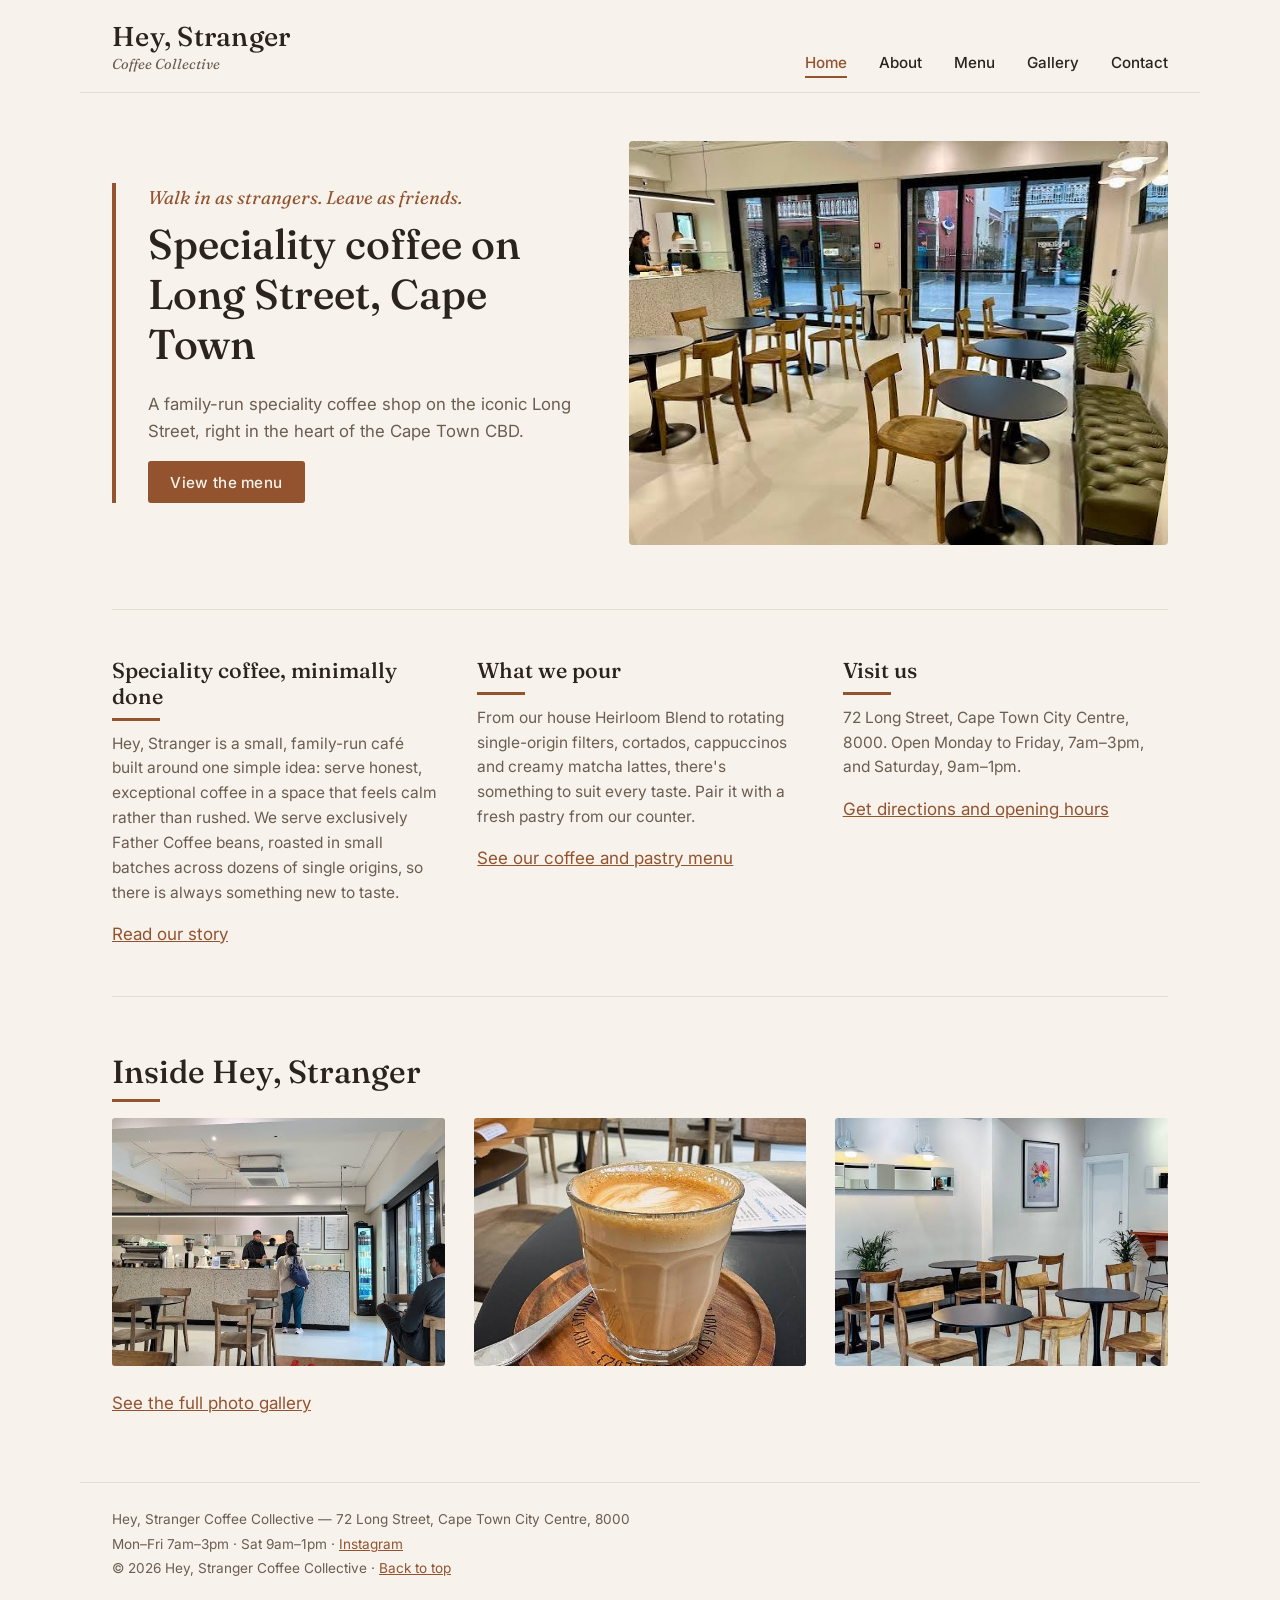
<file: index.html>
<!DOCTYPE html>
<html lang="en-ZA">
<head>
  <meta charset="UTF-8">
  <meta name="viewport" content="width=device-width, initial-scale=1.0">
  <title>Hey, Stranger Coffee Collective | Speciality Coffee on Long Street, Cape Town</title>
  <meta name="description" content="Hey, Stranger Coffee Collective is a family-run speciality coffee shop at 72 Long Street, Cape Town CBD, serving Father Coffee beans, fresh bakes and matcha.">
  <link rel="canonical" href="https://heystranger-coffee.vercel.app/">
  <meta name="robots" content="index, follow">
  <meta property="og:type" content="website">
  <meta property="og:site_name" content="Hey, Stranger Coffee Collective">
  <meta property="og:title" content="Hey, Stranger Coffee Collective | Speciality Coffee on Long Street, Cape Town">
  <meta property="og:description" content="Family-run speciality coffee shop on Long Street in the Cape Town CBD, serving Father Coffee beans.">
  <meta property="og:url" content="https://heystranger-coffee.vercel.app/">
  <meta property="og:image" content="https://heystranger-coffee.vercel.app/_images/hero-interior.jpg">
  <link rel="preconnect" href="https://fonts.googleapis.com">
  <link rel="preconnect" href="https://fonts.gstatic.com" crossorigin>
  <link rel="stylesheet" href="https://fonts.googleapis.com/css2?family=Fraunces:ital,opsz,wght@0,9..144,400;0,9..144,500;0,9..144,600;1,9..144,400&amp;family=Inter:wght@400;500;600&amp;display=swap">
  <link rel="stylesheet" href="style.css">
  <script type="application/ld+json">
  {
    "@context": "https://schema.org",
    "@type": "CafeOrCoffeeShop",
    "name": "Hey, Stranger Coffee Collective",
    "url": "https://heystranger-coffee.vercel.app/",
    "image": "https://heystranger-coffee.vercel.app/_images/hero-interior.jpg",
    "email": "hello@heystranger.co.za",
    "servesCuisine": ["Coffee", "Pastries"],
    "priceRange": "R",
    "address": {
      "@type": "PostalAddress",
      "streetAddress": "72 Long Street",
      "addressLocality": "Cape Town City Centre",
      "addressRegion": "Western Cape",
      "postalCode": "8000",
      "addressCountry": "ZA"
    },
    "openingHoursSpecification": [
      { "@type": "OpeningHoursSpecification", "dayOfWeek": ["Monday", "Tuesday", "Wednesday", "Thursday", "Friday"], "opens": "07:00", "closes": "15:00" },
      { "@type": "OpeningHoursSpecification", "dayOfWeek": "Saturday", "opens": "09:00", "closes": "13:00" }
    ],
    "sameAs": ["https://www.instagram.com/hey.strangercoffee/"]
  }
  </script>
</head>
<body id="page-home">

  <header id="top">
    <a class="brand" href="index.html">
      <span class="brand-name">Hey, Stranger</span>
      <span class="brand-tag">Coffee Collective</span>
    </a>
    <nav aria-label="Main">
      <ul>
        <li><a href="index.html" aria-current="page">Home</a></li>
        <li><a href="about.html">About</a></li>
        <li><a href="products_services.html">Menu</a></li>
        <li><a href="gallery.html">Gallery</a></li>
        <li><a href="contact.html">Contact</a></li>
      </ul>
    </nav>
  </header>

  <main>
    <section id="hero">
      <div class="hero-copy">
        <p class="eyebrow">Walk in as strangers. Leave as friends.</p>
        <h1>Speciality coffee on Long Street, Cape Town</h1>
        <p>A family-run speciality coffee shop on the iconic Long Street, right in the heart of the Cape Town CBD.</p>
        <a href="products_services.html" class="button">View the menu</a>
      </div>
      <img src="_images/hero-interior.jpg" alt="Bright seating area inside Hey, Stranger, with wooden chairs, black tables and Long Street visible through the front windows" width="638" height="480">
    </section>

    <section id="intro">
      <article>
        <h2>Speciality coffee, minimally done</h2>
        <p>
          Hey, Stranger is a small, family-run café built around one simple idea:
          serve honest, exceptional coffee in a space that feels calm rather than rushed.
          We serve exclusively Father Coffee beans, roasted in small batches across
          dozens of single origins, so there is always something new to taste.
        </p>
        <a href="about.html">Read our story</a>
      </article>

      <article>
        <h2>What we pour</h2>
        <p>
          From our house Heirloom Blend to rotating single-origin filters, cortados,
          cappuccinos and creamy matcha lattes, there's something to suit every taste.
          Pair it with a fresh pastry from our counter.
        </p>
        <a href="products_services.html">See our coffee and pastry menu</a>
      </article>

      <article>
        <h2>Visit us</h2>
        <p>
          72 Long Street, Cape Town City Centre, 8000. Open Monday to Friday,
          7am&ndash;3pm, and Saturday, 9am&ndash;1pm.
        </p>
        <a href="contact.html">Get directions and opening hours</a>
      </article>
    </section>

    <section id="gallery-preview">
      <h2>Inside Hey, Stranger</h2>
      <img src="_images/counter-baristas.jpg" alt="Baristas serving a customer at the terrazzo counter of Hey, Stranger" width="584" height="525" loading="lazy">
      <img src="_images/cortado-coaster.jpg" alt="Cortado with latte art in a glass on a wooden Hey, Stranger coaster" width="554" height="554" loading="lazy">
      <img src="_images/seating-area.jpg" alt="Wooden chairs, black round tables and plants in the café's seating area" width="480" height="640" loading="lazy">
      <a href="gallery.html">See the full photo gallery</a>
    </section>
  </main>

  <footer>
    <p>Hey, Stranger Coffee Collective &mdash; 72 Long Street, Cape Town City Centre, 8000</p>
    <p>Mon&ndash;Fri 7am&ndash;3pm &middot; Sat 9am&ndash;1pm &middot; <a href="https://www.instagram.com/hey.strangercoffee/" rel="noopener">Instagram</a></p>
    <p>&copy; 2026 Hey, Stranger Coffee Collective &middot; <a href="#top">Back to top</a></p>
  </footer>

</body>
</html>
</file>
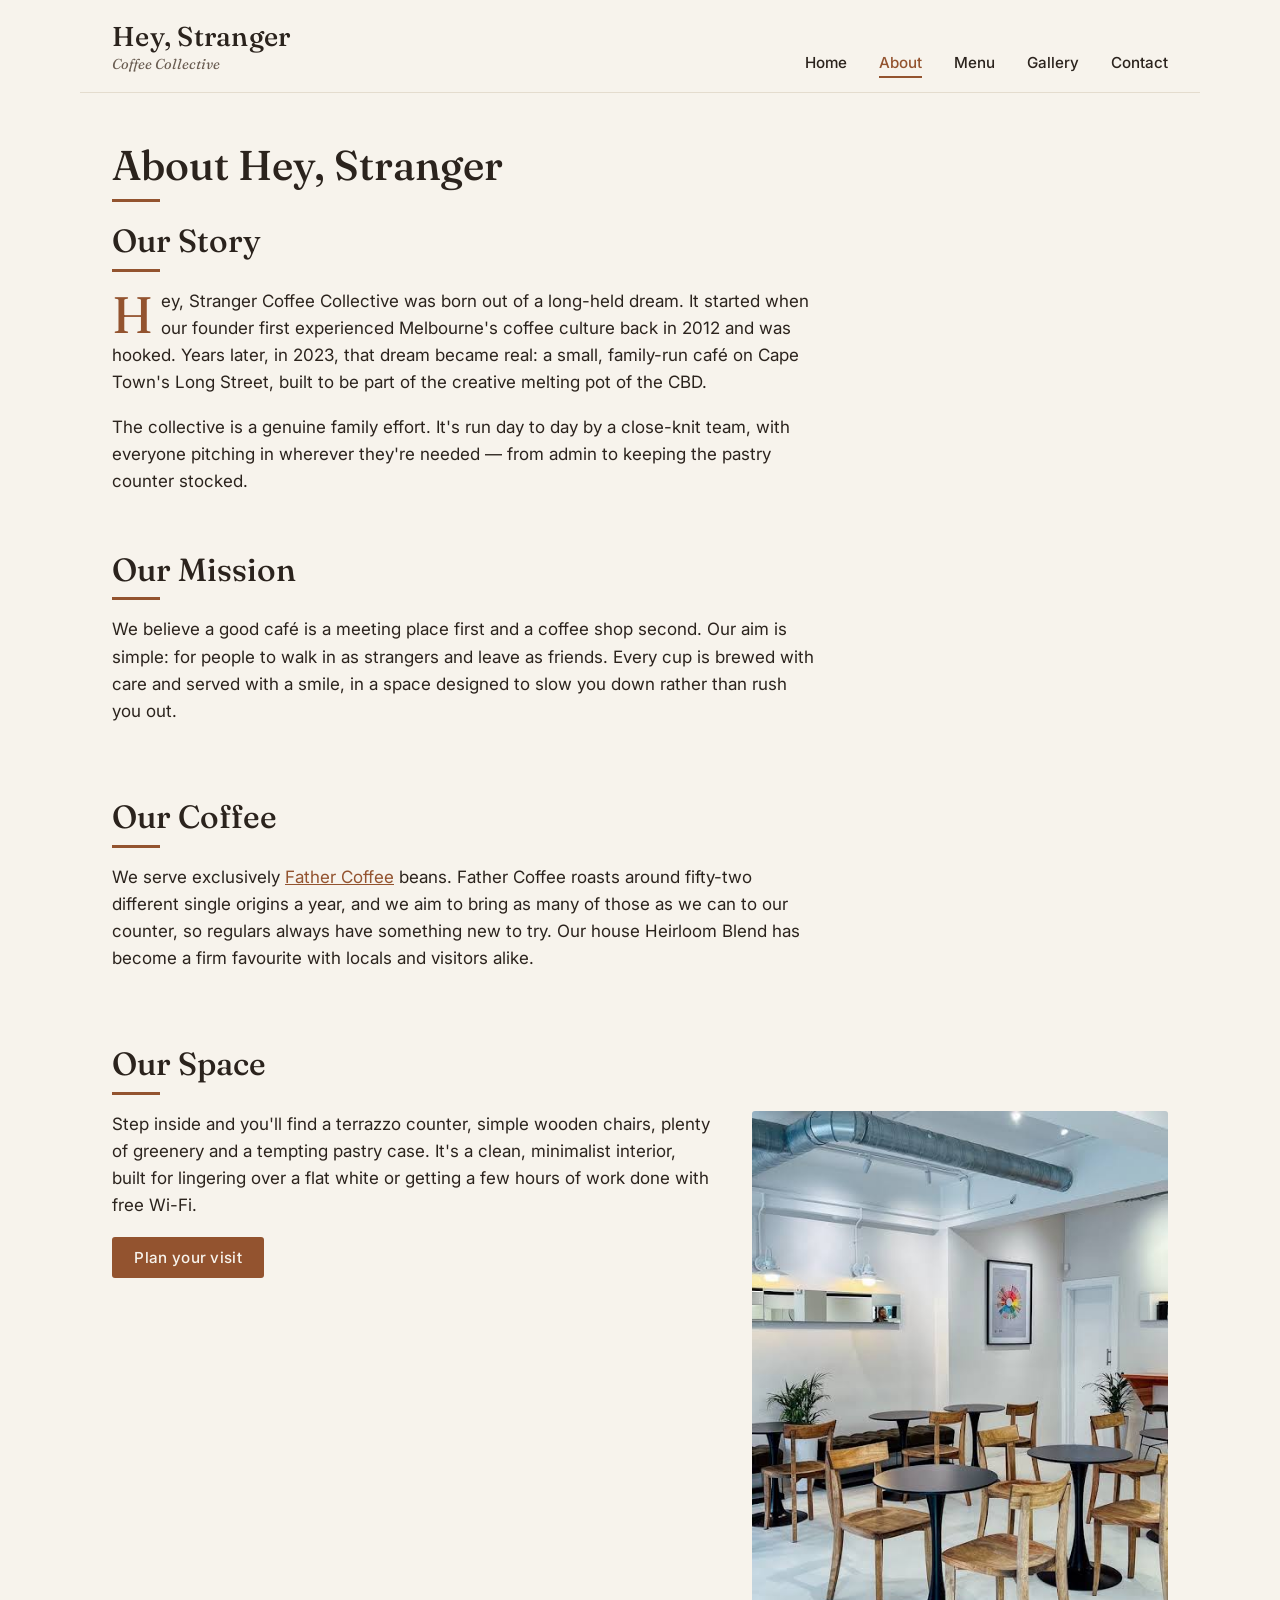
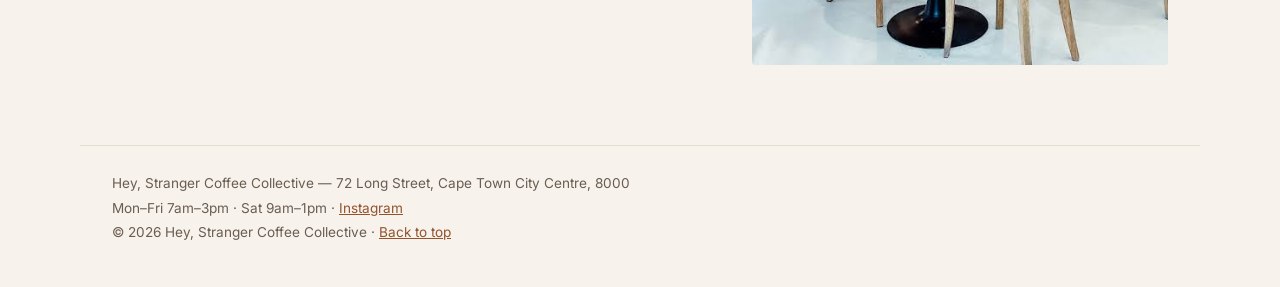
<file: about.html>
<!DOCTYPE html>
<html lang="en-ZA">
<head>
  <meta charset="UTF-8">
  <meta name="viewport" content="width=device-width, initial-scale=1.0">
  <title>About Us | Hey, Stranger Coffee Collective, Long Street Cape Town</title>
  <meta name="description" content="The story behind Hey, Stranger Coffee Collective: a family-run café on Long Street, Cape Town, inspired by Melbourne coffee culture and serving Father Coffee beans.">
  <link rel="canonical" href="https://heystranger-coffee.vercel.app/about.html">
  <meta name="robots" content="index, follow">
  <meta property="og:type" content="website">
  <meta property="og:site_name" content="Hey, Stranger Coffee Collective">
  <meta property="og:title" content="About Us | Hey, Stranger Coffee Collective">
  <meta property="og:description" content="The story, mission and coffee behind a family-run café on Long Street, Cape Town.">
  <meta property="og:url" content="https://heystranger-coffee.vercel.app/about.html">
  <meta property="og:image" content="https://heystranger-coffee.vercel.app/_images/seating-area.jpg">
  <link rel="preconnect" href="https://fonts.googleapis.com">
  <link rel="preconnect" href="https://fonts.gstatic.com" crossorigin>
  <link rel="stylesheet" href="https://fonts.googleapis.com/css2?family=Fraunces:ital,opsz,wght@0,9..144,400;0,9..144,500;0,9..144,600;1,9..144,400&amp;family=Inter:wght@400;500;600&amp;display=swap">
  <link rel="stylesheet" href="style.css">
</head>
<body id="page-about">

  <header id="top">
    <a class="brand" href="index.html">
      <span class="brand-name">Hey, Stranger</span>
      <span class="brand-tag">Coffee Collective</span>
    </a>
    <nav aria-label="Main">
      <ul>
        <li><a href="index.html">Home</a></li>
        <li><a href="about.html" aria-current="page">About</a></li>
        <li><a href="products_services.html">Menu</a></li>
        <li><a href="gallery.html">Gallery</a></li>
        <li><a href="contact.html">Contact</a></li>
      </ul>
    </nav>
  </header>

  <main>
    <h1>About Hey, Stranger</h1>

    <article>
      <h2>Our Story</h2>
      <p>
        Hey, Stranger Coffee Collective was born out of a long-held dream. It started
        when our founder first experienced Melbourne's coffee culture back in 2012 and
        was hooked. Years later, in 2023, that dream became real: a small, family-run
        café on Cape Town's Long Street, built to be part of the creative melting pot
        of the CBD.
      </p>
      <p>
        The collective is a genuine family effort. It's run day to day by a close-knit
        team, with everyone pitching in wherever they're needed &mdash; from admin to
        keeping the pastry counter stocked.
      </p>
    </article>

    <section>
      <h2>Our Mission</h2>
      <p>
        We believe a good café is a meeting place first and a coffee shop second.
        Our aim is simple: for people to walk in as strangers and leave as friends.
        Every cup is brewed with care and served with a smile, in a space designed
        to slow you down rather than rush you out.
      </p>
    </section>

    <section>
      <h2>Our Coffee</h2>
      <p>
        We serve exclusively <a href="https://fathercoffee.co.za" rel="noopener">Father Coffee</a> beans.
        Father Coffee roasts around fifty-two different single origins a year, and we aim to bring
        as many of those as we can to our counter, so regulars always have something new to try.
        Our house Heirloom Blend has become a firm favourite with locals and visitors alike.
      </p>
    </section>

    <section>
      <h2>Our Space</h2>
      <img src="_images/seating-area.jpg" alt="Wooden chairs, black round tables and potted plants in the bright seating area at Hey, Stranger" width="480" height="640" class="float-right" loading="lazy">
      <p>
        Step inside and you'll find a terrazzo counter, simple wooden chairs, plenty of
        greenery and a tempting pastry case. It's a clean, minimalist interior, built
        for lingering over a flat white or getting a few hours of work done with
        free Wi-Fi.
      </p>
      <p><a href="contact.html" class="button">Plan your visit</a></p>
    </section>
  </main>

  <footer>
    <p>Hey, Stranger Coffee Collective &mdash; 72 Long Street, Cape Town City Centre, 8000</p>
    <p>Mon&ndash;Fri 7am&ndash;3pm &middot; Sat 9am&ndash;1pm &middot; <a href="https://www.instagram.com/hey.strangercoffee/" rel="noopener">Instagram</a></p>
    <p>&copy; 2026 Hey, Stranger Coffee Collective &middot; <a href="#top">Back to top</a></p>
  </footer>

</body>
</html>
</file>
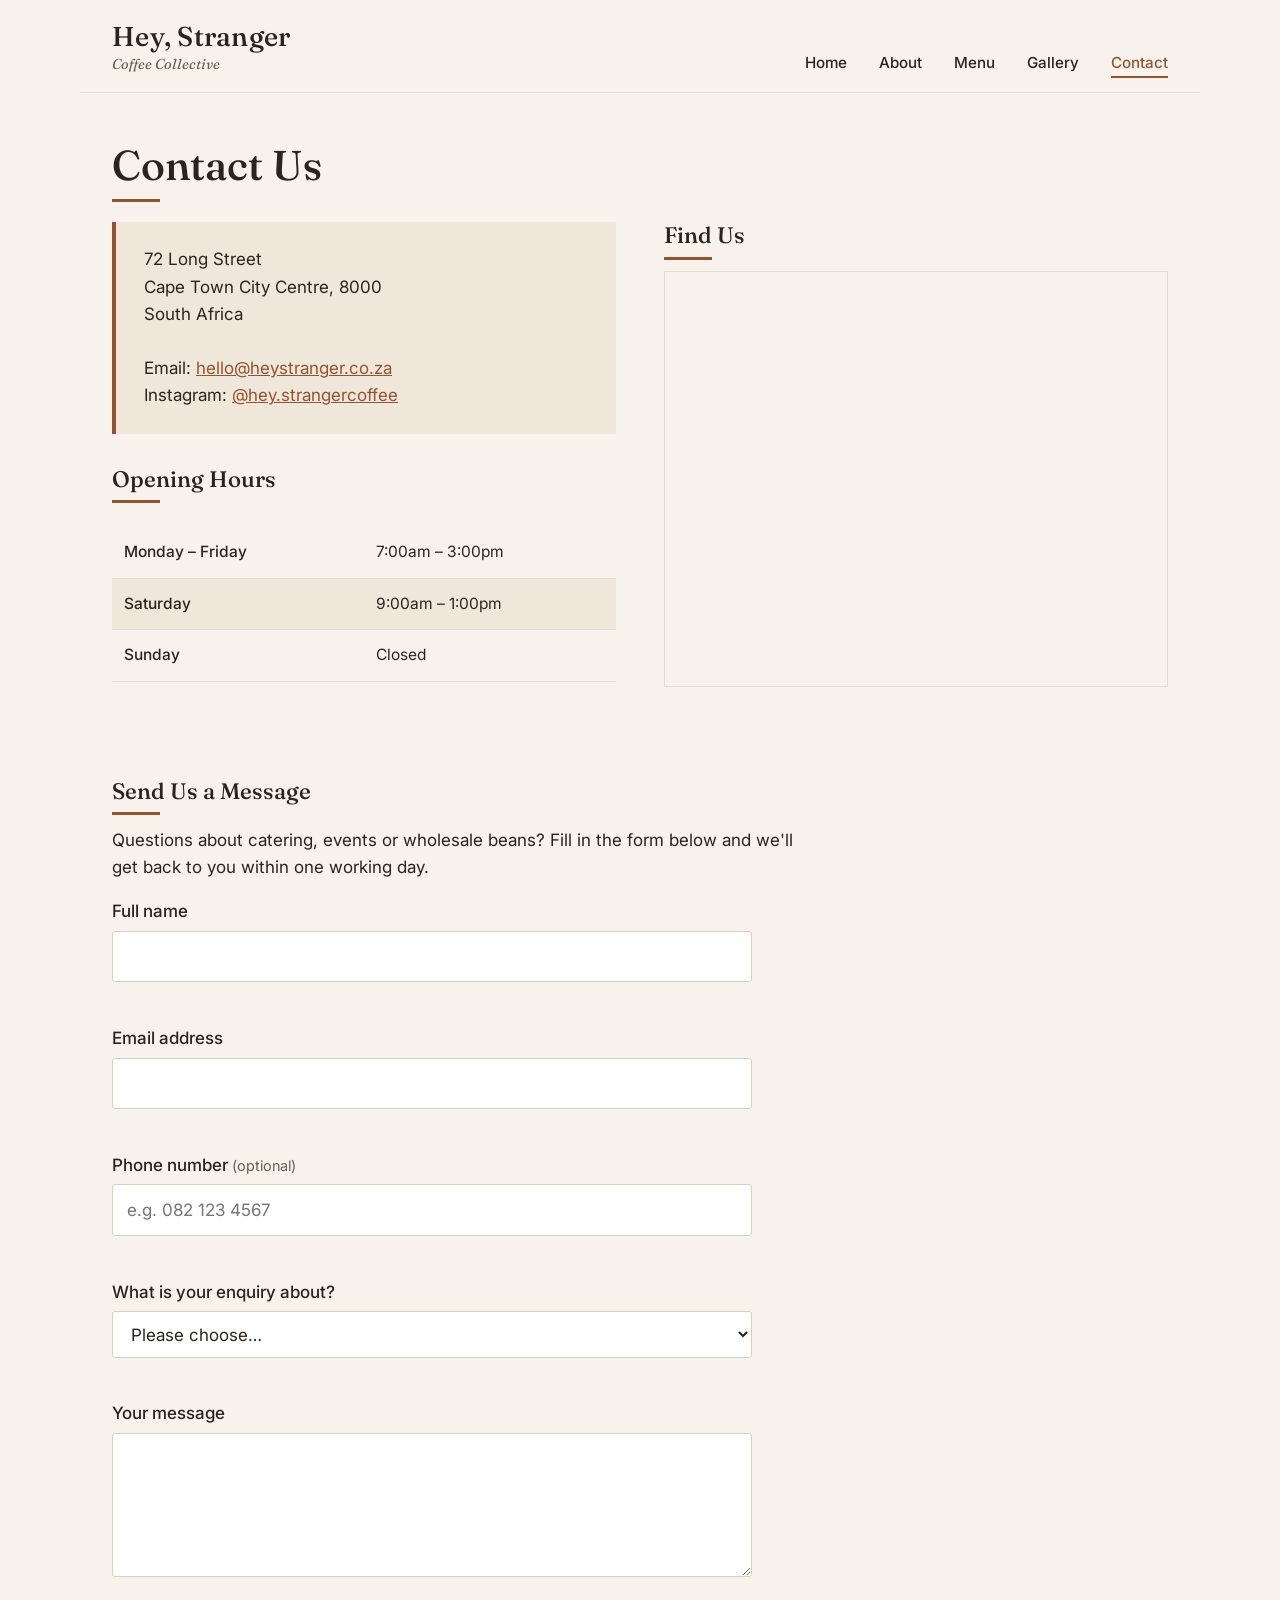
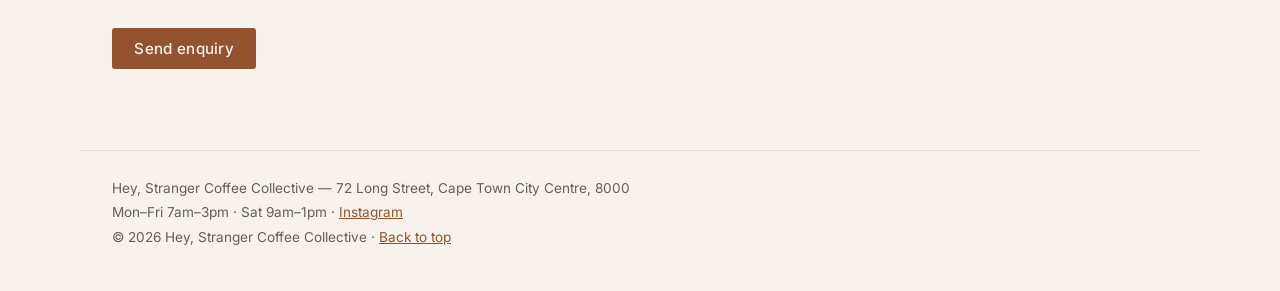
<file: contact.html>
<!DOCTYPE html>
<html lang="en-ZA">
<head>
  <meta charset="UTF-8">
  <meta name="viewport" content="width=device-width, initial-scale=1.0">
  <title>Contact &amp; Opening Hours | Hey, Stranger Coffee, 72 Long Street Cape Town</title>
  <meta name="description" content="Find Hey, Stranger Coffee Collective at 72 Long Street, Cape Town. Opening hours, map, email and an enquiry form for catering, events and wholesale beans.">
  <link rel="canonical" href="https://heystranger-coffee.vercel.app/contact.html">
  <meta name="robots" content="index, follow">
  <meta property="og:type" content="website">
  <meta property="og:site_name" content="Hey, Stranger Coffee Collective">
  <meta property="og:title" content="Contact &amp; Opening Hours | Hey, Stranger Coffee Collective">
  <meta property="og:description" content="72 Long Street, Cape Town. Mon–Fri 7am–3pm, Sat 9am–1pm.">
  <meta property="og:url" content="https://heystranger-coffee.vercel.app/contact.html">
  <meta property="og:image" content="https://heystranger-coffee.vercel.app/_images/storefront-long-street.jpg">
  <link rel="preconnect" href="https://fonts.googleapis.com">
  <link rel="preconnect" href="https://fonts.gstatic.com" crossorigin>
  <link rel="stylesheet" href="https://fonts.googleapis.com/css2?family=Fraunces:ital,opsz,wght@0,9..144,400;0,9..144,500;0,9..144,600;1,9..144,400&amp;family=Inter:wght@400;500;600&amp;display=swap">
  <link rel="stylesheet" href="style.css">
</head>
<body id="page-contact">

  <header id="top">
    <a class="brand" href="index.html">
      <span class="brand-name">Hey, Stranger</span>
      <span class="brand-tag">Coffee Collective</span>
    </a>
    <nav aria-label="Main">
      <ul>
        <li><a href="index.html">Home</a></li>
        <li><a href="about.html">About</a></li>
        <li><a href="products_services.html">Menu</a></li>
        <li><a href="gallery.html">Gallery</a></li>
        <li><a href="contact.html" aria-current="page">Contact</a></li>
      </ul>
    </nav>
  </header>

  <main>
    <h1>Contact Us</h1>

    <section id="contact-details">
      <address>
        72 Long Street<br>
        Cape Town City Centre, 8000<br>
        South Africa<br><br>
        Email: <a href="mailto:hello@heystranger.co.za">hello@heystranger.co.za</a><br>
        Instagram: <a href="https://www.instagram.com/hey.strangercoffee/" rel="noopener">@hey.strangercoffee</a>
      </address>

      <h2>Opening Hours</h2>
      <table class="hours-table">
        <tbody>
          <tr><th scope="row">Monday &ndash; Friday</th><td>7:00am &ndash; 3:00pm</td></tr>
          <tr><th scope="row">Saturday</th><td>9:00am &ndash; 1:00pm</td></tr>
          <tr><th scope="row">Sunday</th><td>Closed</td></tr>
        </tbody>
      </table>
    </section>

    <section id="map">
      <h2>Find Us</h2>
      <iframe
        src="https://www.google.com/maps?q=72+Long+Street,+Cape+Town+City+Centre,+8000&amp;output=embed"
        allowfullscreen
        loading="lazy"
        referrerpolicy="no-referrer-when-downgrade"
        title="Map showing Hey, Stranger Coffee Collective location on Long Street, Cape Town">
      </iframe>
    </section>

    <section id="contact-form">
      <h2>Send Us a Message</h2>
      <p>Questions about catering, events or wholesale beans? Fill in the form below and we'll get back to you within one working day.</p>

      <!-- Without JavaScript the browser's own validation runs and the form opens the
           visitor's email app (mailto). With JavaScript, js/contact-form.js takes over. -->
      <form id="enquiry-form" action="mailto:hello@heystranger.co.za" method="post" enctype="text/plain">
        <div class="field">
          <label for="name">Full name</label>
          <input type="text" id="name" name="name" autocomplete="name" required minlength="2" maxlength="80" aria-describedby="name-error">
          <p class="error" id="name-error" aria-live="polite"></p>
        </div>

        <div class="field">
          <label for="email">Email address</label>
          <input type="email" id="email" name="email" autocomplete="email" required maxlength="120" aria-describedby="email-error">
          <p class="error" id="email-error" aria-live="polite"></p>
        </div>

        <div class="field">
          <label for="phone">Phone number <span class="optional">(optional)</span></label>
          <input type="tel" id="phone" name="phone" autocomplete="tel" pattern="(\+27|0)( ?\d){9}" placeholder="e.g. 082 123 4567" aria-describedby="phone-error">
          <p class="error" id="phone-error" aria-live="polite"></p>
        </div>

        <div class="field">
          <label for="topic">What is your enquiry about?</label>
          <select id="topic" name="topic" required aria-describedby="topic-error">
            <option value="">Please choose&hellip;</option>
            <option>Catering</option>
            <option>Events and private bookings</option>
            <option>Wholesale beans</option>
            <option>General question</option>
          </select>
          <p class="error" id="topic-error" aria-live="polite"></p>
        </div>

        <div class="field">
          <label for="message">Your message</label>
          <textarea id="message" name="message" required minlength="20" maxlength="1000" aria-describedby="message-error"></textarea>
          <p class="error" id="message-error" aria-live="polite"></p>
        </div>

        <button type="submit" class="button">Send enquiry</button>
        <p class="form-status" id="form-status" role="status"></p>
      </form>
    </section>
  </main>

  <footer>
    <p>Hey, Stranger Coffee Collective &mdash; 72 Long Street, Cape Town City Centre, 8000</p>
    <p>Mon&ndash;Fri 7am&ndash;3pm &middot; Sat 9am&ndash;1pm &middot; <a href="https://www.instagram.com/hey.strangercoffee/" rel="noopener">Instagram</a></p>
    <p>&copy; 2026 Hey, Stranger Coffee Collective &middot; <a href="#top">Back to top</a></p>
  </footer>

  <script src="js/contact-form.js"></script>
</body>
</html>
</file>
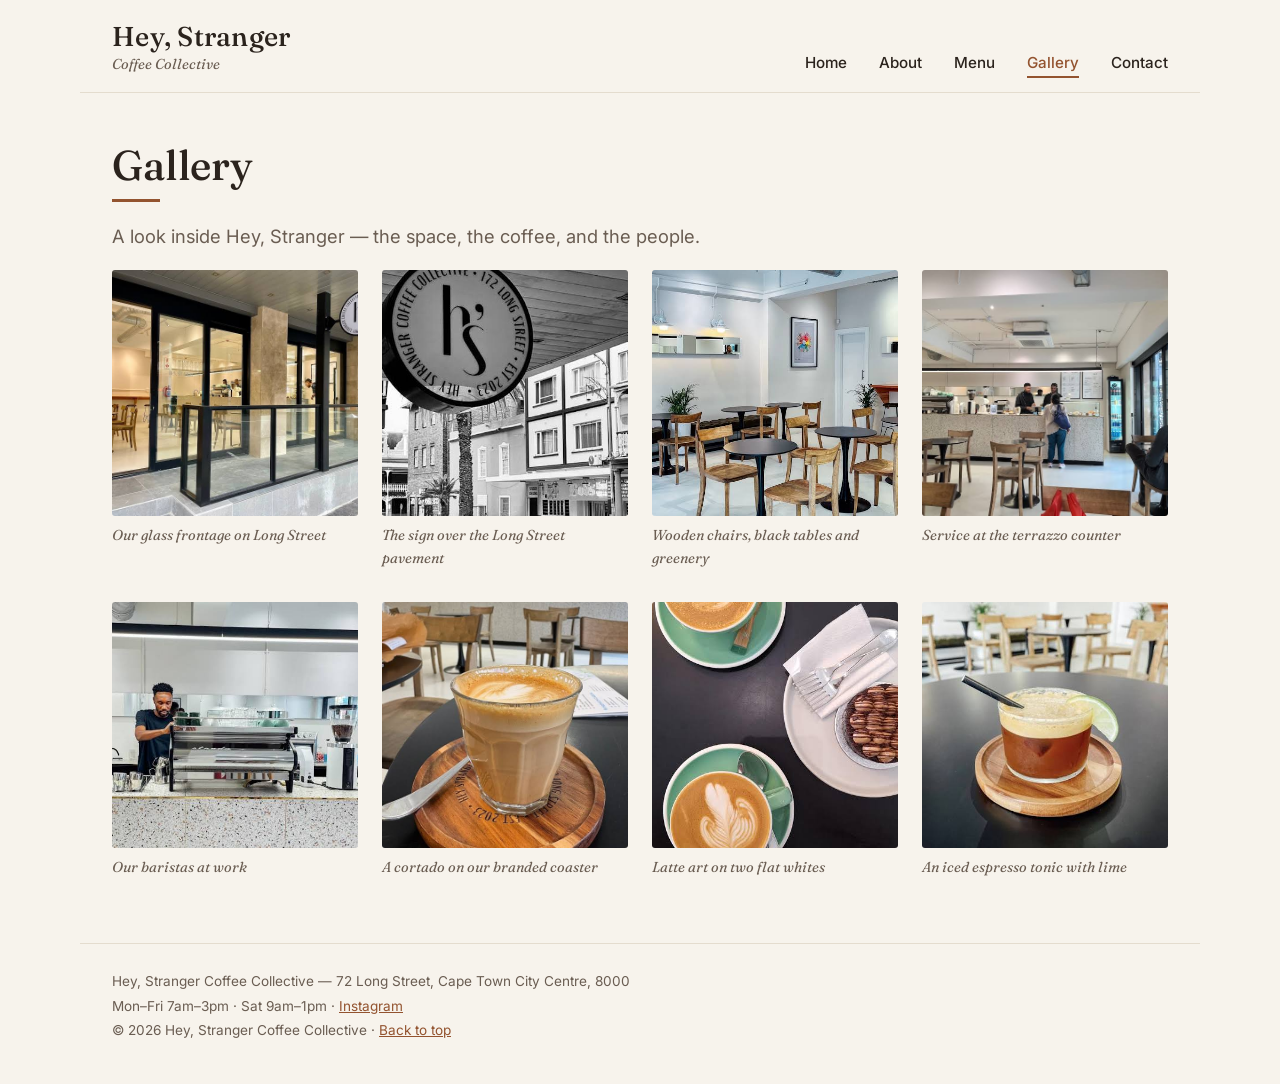
<file: gallery.html>
<!DOCTYPE html>
<html lang="en-ZA">
<head>
  <meta charset="UTF-8">
  <meta name="viewport" content="width=device-width, initial-scale=1.0">
  <title>Photo Gallery | Hey, Stranger Coffee Collective, Long Street Cape Town</title>
  <meta name="description" content="Photos of Hey, Stranger Coffee Collective on Long Street, Cape Town: the shopfront, seating area, baristas at work, cortados, latte art and espresso tonics.">
  <link rel="canonical" href="https://heystranger-coffee.vercel.app/gallery.html">
  <meta name="robots" content="index, follow">
  <meta property="og:type" content="website">
  <meta property="og:site_name" content="Hey, Stranger Coffee Collective">
  <meta property="og:title" content="Photo Gallery | Hey, Stranger Coffee Collective">
  <meta property="og:description" content="The space, the coffee and the people at Hey, Stranger on Long Street.">
  <meta property="og:url" content="https://heystranger-coffee.vercel.app/gallery.html">
  <meta property="og:image" content="https://heystranger-coffee.vercel.app/_images/storefront-long-street.jpg">
  <link rel="preconnect" href="https://fonts.googleapis.com">
  <link rel="preconnect" href="https://fonts.gstatic.com" crossorigin>
  <link rel="stylesheet" href="https://fonts.googleapis.com/css2?family=Fraunces:ital,opsz,wght@0,9..144,400;0,9..144,500;0,9..144,600;1,9..144,400&amp;family=Inter:wght@400;500;600&amp;display=swap">
  <link rel="stylesheet" href="style.css">
</head>
<body id="page-gallery">

  <header id="top">
    <a class="brand" href="index.html">
      <span class="brand-name">Hey, Stranger</span>
      <span class="brand-tag">Coffee Collective</span>
    </a>
    <nav aria-label="Main">
      <ul>
        <li><a href="index.html">Home</a></li>
        <li><a href="about.html">About</a></li>
        <li><a href="products_services.html">Menu</a></li>
        <li><a href="gallery.html" aria-current="page">Gallery</a></li>
        <li><a href="contact.html">Contact</a></li>
      </ul>
    </nav>
  </header>

  <main>
    <h1>Gallery</h1>
    <p class="lead">A look inside Hey, Stranger &mdash; the space, the coffee, and the people.</p>

    <section id="gallery-grid">
      <figure>
        <img src="_images/storefront-long-street.jpg" alt="Glass shopfront of Hey, Stranger with baristas visible inside and the round logo sign on the right" width="554" height="554">
        <figcaption>Our glass frontage on Long Street</figcaption>
      </figure>
      <figure>
        <img src="_images/sign-long-street.jpg" alt="Black-and-white photo of the round Hey, Stranger Coffee Collective sign hanging over Long Street" width="410" height="487">
        <figcaption>The sign over the Long Street pavement</figcaption>
      </figure>
      <figure>
        <img src="_images/seating-area.jpg" alt="Wooden chairs, black round tables and potted plants in the seating area" width="480" height="640" loading="lazy">
        <figcaption>Wooden chairs, black tables and greenery</figcaption>
      </figure>
      <figure>
        <img src="_images/counter-baristas.jpg" alt="Two baristas serving a customer at the terrazzo counter" width="584" height="525" loading="lazy">
        <figcaption>Service at the terrazzo counter</figcaption>
      </figure>
      <figure>
        <img src="_images/barista-espresso-machine.jpg" alt="Barista steaming milk at the espresso machine" width="448" height="446" loading="lazy">
        <figcaption>Our baristas at work</figcaption>
      </figure>
      <figure>
        <img src="_images/cortado-coaster.jpg" alt="Cortado with latte art in a glass on a wooden Hey, Stranger coaster" width="554" height="554" loading="lazy">
        <figcaption>A cortado on our branded coaster</figcaption>
      </figure>
      <figure>
        <img src="_images/latte-art-flat-whites.jpg" alt="Two flat whites with rosetta latte art in green cups, beside a chocolate pastry" width="415" height="739" loading="lazy">
        <figcaption>Latte art on two flat whites</figcaption>
      </figure>
      <figure>
        <img src="_images/espresso-tonic.jpg" alt="Iced espresso tonic with a lime wedge and a black straw on a wooden coaster" width="447" height="447" loading="lazy">
        <figcaption>An iced espresso tonic with lime</figcaption>
      </figure>
    </section>
  </main>

  <footer>
    <p>Hey, Stranger Coffee Collective &mdash; 72 Long Street, Cape Town City Centre, 8000</p>
    <p>Mon&ndash;Fri 7am&ndash;3pm &middot; Sat 9am&ndash;1pm &middot; <a href="https://www.instagram.com/hey.strangercoffee/" rel="noopener">Instagram</a></p>
    <p>&copy; 2026 Hey, Stranger Coffee Collective &middot; <a href="#top">Back to top</a></p>
  </footer>

</body>
</html>
</file>
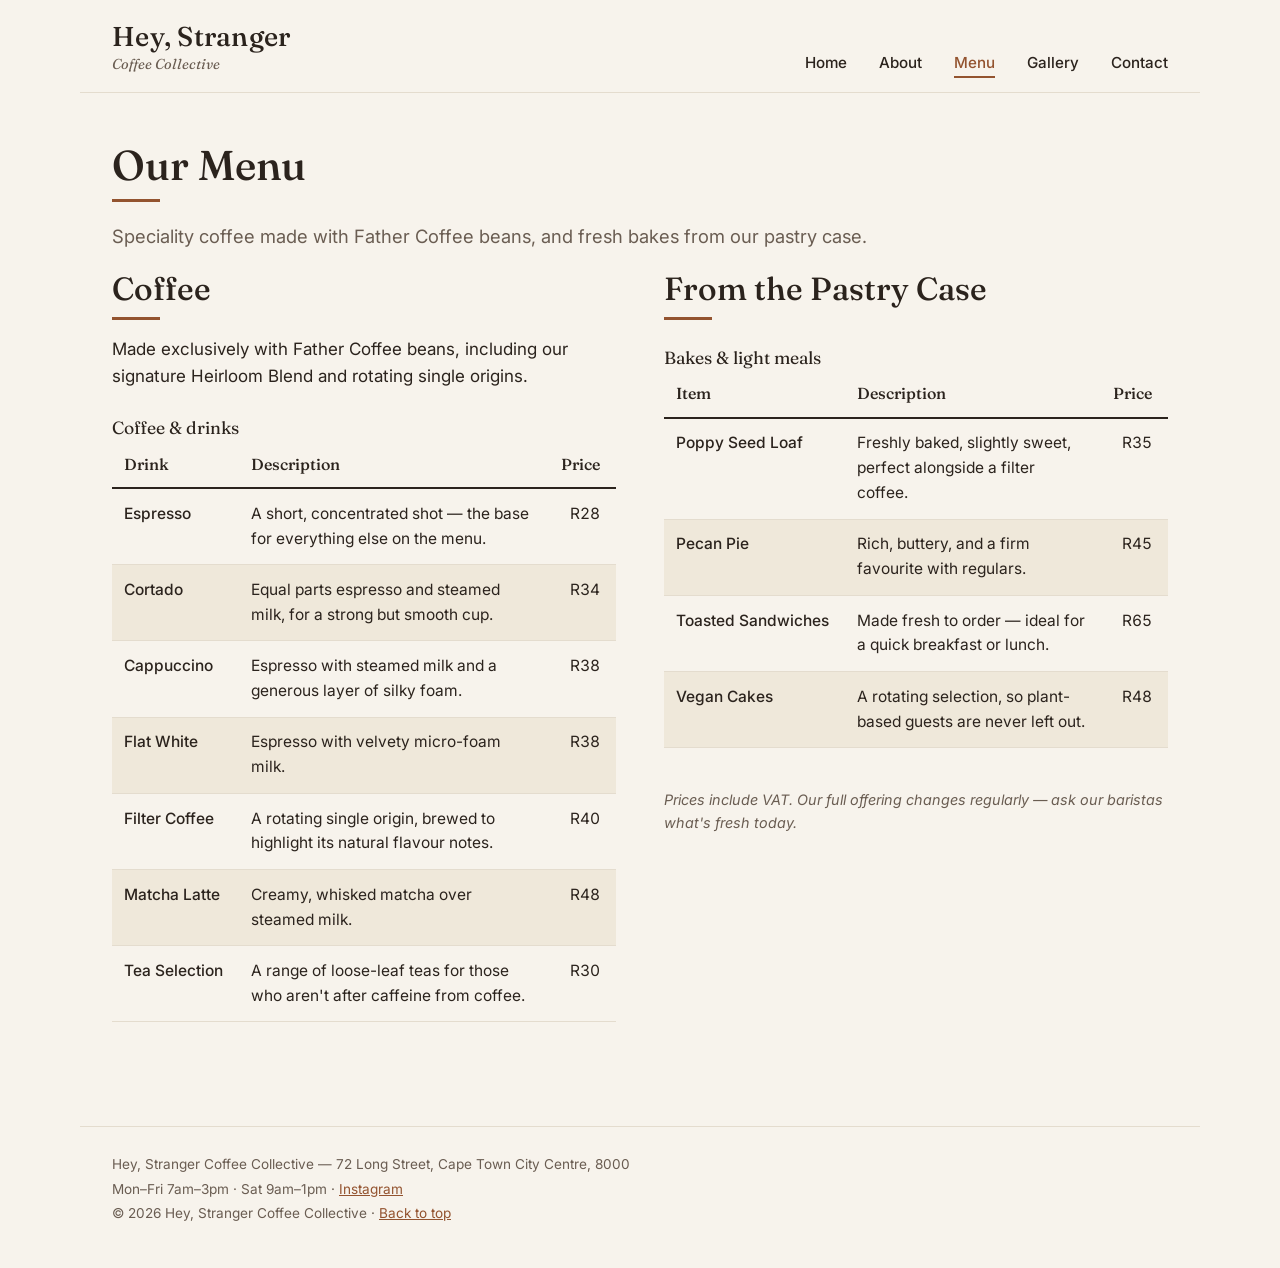
<file: products_services.html>
<!DOCTYPE html>
<html lang="en-ZA">
<head>
  <meta charset="UTF-8">
  <meta name="viewport" content="width=device-width, initial-scale=1.0">
  <title>Coffee &amp; Pastry Menu with Prices | Hey, Stranger, Long Street Cape Town</title>
  <meta name="description" content="Hey, Stranger menu and prices: espresso, cortado, flat white, single-origin filter coffee, matcha latte and fresh bakes on Long Street, Cape Town.">
  <link rel="canonical" href="https://heystranger-coffee.vercel.app/products_services.html">
  <meta name="robots" content="index, follow">
  <meta property="og:type" content="website">
  <meta property="og:site_name" content="Hey, Stranger Coffee Collective">
  <meta property="og:title" content="Coffee &amp; Pastry Menu | Hey, Stranger Coffee Collective">
  <meta property="og:description" content="Espresso, cortado, flat white, filter, matcha and fresh bakes, with prices.">
  <meta property="og:url" content="https://heystranger-coffee.vercel.app/products_services.html">
  <meta property="og:image" content="https://heystranger-coffee.vercel.app/_images/cortado-coaster.jpg">
  <link rel="preconnect" href="https://fonts.googleapis.com">
  <link rel="preconnect" href="https://fonts.gstatic.com" crossorigin>
  <link rel="stylesheet" href="https://fonts.googleapis.com/css2?family=Fraunces:ital,opsz,wght@0,9..144,400;0,9..144,500;0,9..144,600;1,9..144,400&amp;family=Inter:wght@400;500;600&amp;display=swap">
  <link rel="stylesheet" href="style.css">
</head>
<body id="page-menu">

  <header id="top">
    <a class="brand" href="index.html">
      <span class="brand-name">Hey, Stranger</span>
      <span class="brand-tag">Coffee Collective</span>
    </a>
    <nav aria-label="Main">
      <ul>
        <li><a href="index.html">Home</a></li>
        <li><a href="about.html">About</a></li>
        <li><a href="products_services.html" aria-current="page">Menu</a></li>
        <li><a href="gallery.html">Gallery</a></li>
        <li><a href="contact.html">Contact</a></li>
      </ul>
    </nav>
  </header>

  <main>
    <h1>Our Menu</h1>
    <p class="lead">Speciality coffee made with Father Coffee beans, and fresh bakes from our pastry case.</p>

    <div class="menu-columns">
      <section id="coffee-menu">
        <h2>Coffee</h2>
        <p>Made exclusively with Father Coffee beans, including our signature Heirloom Blend and rotating single origins.</p>
        <table class="menu-table">
          <caption>Coffee &amp; drinks</caption>
          <thead>
            <tr>
              <th scope="col">Drink</th>
              <th scope="col">Description</th>
              <th scope="col">Price</th>
            </tr>
          </thead>
          <tbody>
            <tr>
              <td>Espresso</td>
              <td>A short, concentrated shot &mdash; the base for everything else on the menu.</td>
              <td>R28</td>
            </tr>
            <tr>
              <td>Cortado</td>
              <td>Equal parts espresso and steamed milk, for a strong but smooth cup.</td>
              <td>R34</td>
            </tr>
            <tr>
              <td>Cappuccino</td>
              <td>Espresso with steamed milk and a generous layer of silky foam.</td>
              <td>R38</td>
            </tr>
            <tr>
              <td>Flat White</td>
              <td>Espresso with velvety micro-foam milk.</td>
              <td>R38</td>
            </tr>
            <tr>
              <td>Filter Coffee</td>
              <td>A rotating single origin, brewed to highlight its natural flavour notes.</td>
              <td>R40</td>
            </tr>
            <tr>
              <td>Matcha Latte</td>
              <td>Creamy, whisked matcha over steamed milk.</td>
              <td>R48</td>
            </tr>
            <tr>
              <td>Tea Selection</td>
              <td>A range of loose-leaf teas for those who aren't after caffeine from coffee.</td>
              <td>R30</td>
            </tr>
          </tbody>
        </table>
      </section>

      <section id="food-menu">
        <h2>From the Pastry Case</h2>
        <table class="menu-table">
          <caption>Bakes &amp; light meals</caption>
          <thead>
            <tr>
              <th scope="col">Item</th>
              <th scope="col">Description</th>
              <th scope="col">Price</th>
            </tr>
          </thead>
          <tbody>
            <tr>
              <td>Poppy Seed Loaf</td>
              <td>Freshly baked, slightly sweet, perfect alongside a filter coffee.</td>
              <td>R35</td>
            </tr>
            <tr>
              <td>Pecan Pie</td>
              <td>Rich, buttery, and a firm favourite with regulars.</td>
              <td>R45</td>
            </tr>
            <tr>
              <td>Toasted Sandwiches</td>
              <td>Made fresh to order &mdash; ideal for a quick breakfast or lunch.</td>
              <td>R65</td>
            </tr>
            <tr>
              <td>Vegan Cakes</td>
              <td>A rotating selection, so plant-based guests are never left out.</td>
              <td>R48</td>
            </tr>
          </tbody>
        </table>
        <p class="note"><em>Prices include VAT. Our full offering changes regularly &mdash; ask our baristas what's fresh today.</em></p>
      </section>
    </div>
  </main>

  <footer>
    <p>Hey, Stranger Coffee Collective &mdash; 72 Long Street, Cape Town City Centre, 8000</p>
    <p>Mon&ndash;Fri 7am&ndash;3pm &middot; Sat 9am&ndash;1pm &middot; <a href="https://www.instagram.com/hey.strangercoffee/" rel="noopener">Instagram</a></p>
    <p>&copy; 2026 Hey, Stranger Coffee Collective &middot; <a href="#top">Back to top</a></p>
  </footer>

</body>
</html>
</file>
<file: style.css>
/* ==========================================================================
   Hey, Stranger Coffee Collective — style.css (IWED5112 POE Part 3)
   Single external stylesheet linked from all five pages.

   Structure:
     1. Variables and base type                     (site-wide)
     2. Links and buttons (pseudo-selectors)        (site-wide)
     3. Page shell: header, nav, main, footer       (site-wide)
     4. Shared components: images, figures, tables, form
     5. Page-specific selectors (#page-home, #page-about, #page-menu,
        #page-gallery, #page-contact)
     6. Responsive rules (Part 3): tablet <= 900px, smartphone <= 600px
   Web fonts (Fraunces, Inter) are loaded with <link> tags in each page's
   <head> (Part 3 SEO / speed refinement — replaces the old @import).
   ========================================================================== */


/* ---------- 1. Variables and base type ---------- */

:root {
  --paper:      #F7F3EC;   /* page background: warm off-white */
  --ink:        #2B231D;   /* body text: roast brown */
  --ink-soft:   #6A5D52;   /* secondary text */
  --clay:       #93532F;   /* accent: terracotta / clay */
  --clay-dark:  #6E3C20;
  --stone:      #D9CFBF;
  --stone-line: #E4DCCE;   /* hairlines */
  --cream:      #EFE8DA;   /* panels */
  --error:      #A12C1E;   /* form error text and borders */

  --serif: 'Fraunces', Georgia, 'Times New Roman', serif;
  --sans:  'Inter', 'Segoe UI', Arial, sans-serif;

  --site-width: 70rem;     /* 1120px at the default 16px root size */
  --gutter: 2rem;
}

* { box-sizing: border-box; }

html { scroll-behavior: smooth; }

body {
  margin: 0;
  background: var(--paper);
  color: var(--ink);
  font-family: var(--sans);
  font-size: 1.0625rem;    /* 17px */
  line-height: 1.6;
}

h1, h2, h3 {
  font-family: var(--serif);
  font-weight: 500;
  line-height: 1.2;
  margin: 0 0 0.5em;
}

h1 { font-size: 2.6rem; }
h2 { font-size: 2rem; }
h3 { font-size: 1.3rem; }

/* Page and section headings get a short clay rule beneath them */
main h1::after,
main h2::after {
  content: "";
  display: block;
  width: 3rem;
  height: 3px;
  background: var(--clay);
  margin-top: 0.5rem;
}

p { margin: 0 0 1em; max-width: 64ch; }

.lead { font-size: 1.15rem; color: var(--ink-soft); }
.note { font-size: 0.9rem; color: var(--ink-soft); }


/* ---------- 2. Links and buttons (pseudo-selectors) ---------- */

a { color: var(--clay); }
a:hover, a:focus { color: var(--clay-dark); }
a:focus-visible,
button:focus-visible { outline: 2px solid var(--clay); outline-offset: 3px; }

.button {
  display: inline-block;
  background: var(--clay);
  color: var(--paper);
  padding: 0.7rem 1.4rem;
  border: 0;
  border-radius: 3px;
  text-decoration: none;
  font: 500 0.95rem var(--sans);
  letter-spacing: 0.02em;
  cursor: pointer;
  transition: background 0.2s;
}
.button:hover, .button:focus { background: var(--clay-dark); color: var(--paper); }
.button:active { transform: translateY(1px); }


/* ---------- 3. Page shell: header, nav, main, footer ---------- */

header, main, footer {
  max-width: var(--site-width);
  margin: 0 auto;
  padding-left: var(--gutter);
  padding-right: var(--gutter);
}

/* Header sticks to the top of the viewport and stays above page content */
header {
  position: sticky;
  top: 0;
  z-index: 10;
  background: var(--paper);
  border-bottom: 1px solid var(--stone-line);
  padding-top: 1.25rem;
  padding-bottom: 1rem;
  display: flex;
  align-items: flex-end;
  justify-content: space-between;
}

/* Brand is a link, not an <h1>, so each page can have its own <h1> (SEO) */
.brand { text-decoration: none; color: var(--ink); }
.brand-name {
  display: block;
  font-family: var(--serif);
  font-size: 1.7rem;
  font-weight: 500;
  line-height: 1.2;
  letter-spacing: 0.01em;
}
.brand-tag {
  display: block;
  font-family: var(--serif);
  font-style: italic;
  font-size: 0.9rem;
  color: var(--ink-soft);
}

nav ul {
  list-style: none;
  display: flex;
  gap: 2rem;
  margin: 0;
  padding: 0;
}

nav a {
  color: var(--ink);
  text-decoration: none;
  font-size: 0.95rem;
  font-weight: 500;
  padding-bottom: 4px;
  border-bottom: 2px solid transparent;
}
/* Hover and current-page states share one declaration block */
nav a:hover,
nav a[aria-current="page"] { color: var(--clay); border-bottom-color: var(--clay); }

main { padding-top: 3rem; padding-bottom: 4rem; }
main > section, main > article { margin-bottom: 3.5rem; }
main > :last-child { margin-bottom: 0; }

footer {
  border-top: 1px solid var(--stone-line);
  padding-top: 1.5rem;
  padding-bottom: 2.5rem;
  color: var(--ink-soft);
  font-size: 0.85rem;
}
footer p { margin: 0.2em 0; max-width: none; }


/* ---------- 4. Shared components ---------- */

img { max-width: 100%; height: auto; display: block; background: var(--stone); }

figure { margin: 0; }
figcaption {
  font-family: var(--serif);
  font-style: italic;
  font-size: 0.9rem;
  color: var(--ink-soft);
  margin-top: 0.5rem;
}

.float-right {
  float: right;
  width: 40%;
  max-width: 26rem;
  margin: 0 0 1rem 2.5rem;
  border-radius: 3px;
}

/* Tables: shared look */
table {
  width: 100%;
  border-collapse: collapse;
  margin: 1.5rem 0 2.5rem;
  font-size: 0.97rem;
}
caption {
  text-align: left;
  font-family: var(--serif);
  font-size: 1.1rem;
  padding-bottom: 0.6rem;
  caption-side: top;
}
th { text-align: left; font-weight: 500; }
thead th {
  font-family: var(--serif);
  font-size: 1rem;
  padding: 0 1rem 0.6rem 0.75rem;
  border-bottom: 2px solid var(--ink);
}
td, tbody th { padding: 0.8rem 1rem 0.8rem 0.75rem; border-bottom: 1px solid var(--stone-line); vertical-align: top; }
tbody tr:nth-child(even) { background: var(--cream); }
tbody tr:hover { background: var(--stone); }

/* Menu tables only: item names stay on one line, prices right-aligned */
.menu-table td:first-child { font-weight: 500; white-space: nowrap; }
.menu-table th:last-child,
.menu-table td:last-child { text-align: right; white-space: nowrap; font-variant-numeric: tabular-nums; }

/* Opening-hours table only */
.hours-table th { width: 50%; }

/* Enquiry form (contact page) */
.field { margin-bottom: 1.25rem; }
.field label { display: block; font-weight: 500; margin-bottom: 0.35rem; }
.field .optional { font-weight: 400; color: var(--ink-soft); font-size: 0.9rem; }
.field input,
.field select,
.field textarea {
  width: 100%;
  padding: 0.7rem 0.85rem;
  font: inherit;
  color: var(--ink);
  background: #fff;
  border: 1px solid var(--stone);
  border-radius: 3px;
}
.field textarea { min-height: 9rem; resize: vertical; }
.field input:focus,
.field select:focus,
.field textarea:focus { outline: 2px solid var(--clay); outline-offset: 1px; border-color: var(--clay); }
.field .is-invalid { border-color: var(--error); background: #FDF5F3; }
.error { color: var(--error); font-size: 0.88rem; margin: 0.35rem 0 0; min-height: 1.2em; }
.form-status { margin-top: 1rem; font-weight: 500; }
.form-status.success { color: #2F5D34; background: #EAF2E6; border-left: 4px solid #2F5D34; padding: 0.8rem 1rem; }
.form-status.problem { color: var(--error); }


/* ---------- 5. Page-specific selectors ---------- */

/* Home: hero copy beside the photograph (landscape photo at its natural ratio) */
#hero {
  display: grid;
  grid-template-columns: 1fr 1.15fr;
  gap: 3rem;
  align-items: center;
  margin-bottom: 4rem;
}
#hero img { width: 100%; aspect-ratio: 4 / 3; object-fit: cover; border-radius: 4px; }
#hero .hero-copy { border-left: 4px solid var(--clay); padding-left: 2rem; }
#hero .eyebrow {
  font-family: var(--serif);
  font-style: italic;
  color: var(--clay);
  font-size: 1.15rem;
  margin-bottom: 0.5rem;
}
#hero h1::after { display: none; }
#hero p { color: var(--ink-soft); font-size: 1.05rem; }

/* Home: three-up intro cards */
#intro {
  display: flex;
  gap: 2.5rem;
  padding: 3rem 0;
  border-top: 1px solid var(--stone-line);
  border-bottom: 1px solid var(--stone-line);
}
#intro article { flex: 1; }
#intro h2 { font-size: 1.35rem; }
#intro p { font-size: 0.97rem; color: var(--ink-soft); }

/* Home: gallery preview strip (three floated images) */
#gallery-preview { overflow: hidden; }          /* contains the floated images */
#gallery-preview img { float: left; width: 31.5%; height: 15.5rem; margin-right: 2.75%; object-fit: cover; border-radius: 3px; }
#gallery-preview img:last-of-type { margin-right: 0; }
#gallery-preview > a { display: block; clear: both; padding-top: 1.5rem; }  /* block element, so clear works */

/* About: first paragraph of the story gets a drop cap */
#page-about main > article > p:first-of-type::first-letter {
  font-family: var(--serif);
  font-size: 3.2rem;
  float: left;
  line-height: 0.9;
  padding: 4px 8px 0 0;
  color: var(--clay);
}
#page-about main > section { overflow: hidden; }  /* clears the floated image */

/* Menu: the two menu tables sit side by side */
#page-menu .menu-columns { display: flex; gap: 3rem; align-items: flex-start; }
#page-menu .menu-columns > section { flex: 1; }

/* Gallery: four-column grid of figures */
#gallery-grid { display: grid; grid-template-columns: repeat(4, 1fr); gap: 2rem 1.5rem; }
#gallery-grid img { width: 100%; aspect-ratio: 1 / 1; object-fit: cover; border-radius: 3px; }

/* Contact: details beside the map, form full width below */
#page-contact main { display: grid; grid-template-columns: 1fr 1fr; column-gap: 3rem; }
#page-contact main > h1, #contact-form { grid-column: 1 / -1; }
#page-contact main h2 { font-size: 1.4rem; }
#contact-details address {
  font-style: normal;
  background: var(--cream);
  padding: 1.5rem 1.75rem;
  border-left: 4px solid var(--clay);
  margin-bottom: 2rem;
}
#map iframe { width: 100%; height: 26rem; border: 1px solid var(--stone-line); }
#enquiry-form { max-width: 40rem; }


/* ---------- 6. Responsive rules (Part 3) ---------- */

/* Tablet and small laptop: 900px and narrower */
@media (max-width: 900px) {
  :root { --gutter: 1.5rem; }

  h1 { font-size: 2.2rem; }
  h2 { font-size: 1.7rem; }

  header { flex-direction: column; align-items: flex-start; gap: 0.75rem; }
  nav ul { gap: 1.25rem; flex-wrap: wrap; }

  #hero { grid-template-columns: 1fr; gap: 2rem; }
  #hero img { order: -1; }                     /* photo first, then the copy */

  #gallery-grid { grid-template-columns: repeat(2, 1fr); }

  #page-menu .menu-columns { flex-direction: column; gap: 0; }
  #page-menu .menu-columns > section { width: 100%; }

  #page-contact main { grid-template-columns: 1fr; }
}

/* Smartphone, portrait: 600px and narrower */
@media (max-width: 600px) {
  :root { --gutter: 1rem; }

  body { font-size: 1rem; }
  h1 { font-size: 1.85rem; }
  h2 { font-size: 1.45rem; }

  /* Header is no longer sticky on phones, so it does not cover the content */
  header { position: static; padding-top: 1rem; padding-bottom: 0.75rem; }
  .brand-name { font-size: 1.45rem; }
  nav ul { gap: 0.4rem 1rem; }
  nav a { font-size: 0.92rem; display: inline-block; padding: 0.35rem 0; }  /* larger tap targets */

  main { padding-top: 1.75rem; padding-bottom: 2.5rem; }
  main > section, main > article { margin-bottom: 2.5rem; }

  #hero { margin-bottom: 2.5rem; }
  #hero .hero-copy { padding-left: 1rem; }
  #hero .eyebrow { font-size: 1rem; }

  #intro { flex-direction: column; gap: 1.75rem; padding: 2rem 0; }

  /* Preview strip: floats removed, images stack full width */
  #gallery-preview img { float: none; width: 100%; height: 13rem; margin: 0 0 1rem; }

  /* About: image stops floating and sits full width above its text */
  .float-right { float: none; width: 100%; max-width: none; margin: 0 0 1.25rem; aspect-ratio: 4 / 3; object-fit: cover; }
  #page-about main > article > p:first-of-type::first-letter { font-size: 2.6rem; }

  #gallery-grid { grid-template-columns: 1fr; gap: 1.5rem; }
  #gallery-grid img { aspect-ratio: 4 / 3; }

  /* Tables: tighter padding, smaller text, item names may wrap */
  table { font-size: 0.9rem; margin: 1rem 0 2rem; }
  thead th, td, tbody th { padding-left: 0.5rem; padding-right: 0.5rem; }
  .menu-table td:first-child { white-space: normal; width: 30%; }

  #contact-details address { padding: 1.1rem 1.25rem; }
  #map iframe { height: 18rem; }
  #enquiry-form .button { width: 100%; padding: 0.9rem; }   /* full-width, thumb-friendly */

  footer { padding-bottom: 2rem; }
}
</file>
